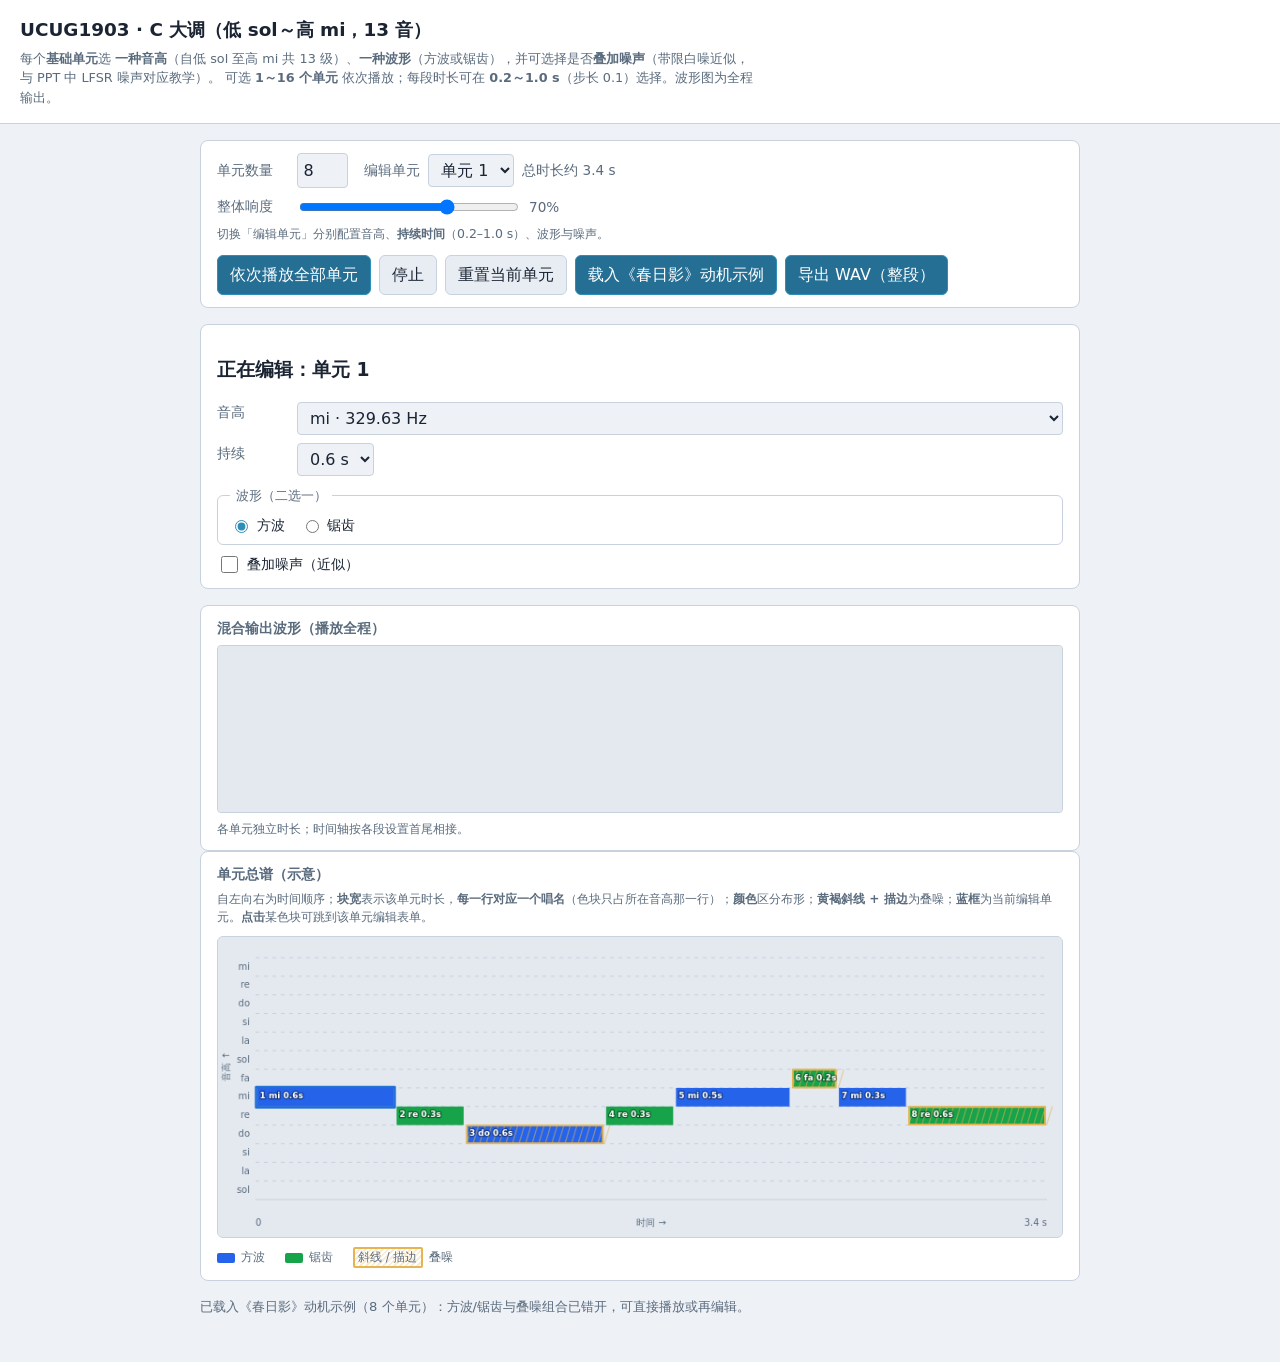
<file: web/index.html>
<!DOCTYPE html>
<html lang="zh-Hans">
<head>
  <meta charset="UTF-8" />
  <meta name="viewport" content="width=device-width, initial-scale=1" />
  <title>UCUG1903 — 多单元顺序播放</title>
  <link rel="stylesheet" href="style.css" />
</head>
<body>
  <header>
    <h1>UCUG1903 · C 大调（低 sol～高 mi，13 音）</h1>
    <p class="sub">
      每个<strong>基础单元</strong>选 <strong>一种音高</strong>（自低 sol 至高 mi 共 13 级）、<strong>一种波形</strong>（方波或锯齿），并可选择是否<strong>叠加噪声</strong>（带限白噪近似，与 PPT 中 LFSR 噪声对应教学）。
      可选 <strong>1～16 个单元</strong> 依次播放；每段时长可在 <strong>0.2～1.0 s</strong>（步长 0.1）选择。波形图为全程输出。
    </p>
  </header>

  <main>
    <section class="controls panel">
      <div class="field-row">
        <label class="field-label" for="unitCount">单元数量</label>
        <input type="number" id="unitCount" min="1" max="16" value="8" step="1" />
        <label class="field-label tight" for="unitEdit">编辑单元</label>
        <select id="unitEdit" aria-label="选择要编辑的单元"></select>
        <span class="field-suffix" id="totalDur"></span>
      </div>
      <div class="field-row">
        <label class="field-label" for="amp">整体响度</label>
        <input type="range" id="amp" min="5" max="100" value="70" />
        <span id="ampVal" class="field-suffix">70%</span>
      </div>
      <p class="hint">
        切换「编辑单元」分别配置音高、<strong>持续时间</strong>（0.2–1.0 s）、波形与噪声。
      </p>
      <div class="toolbar-row">
        <button type="button" id="btnPlay" class="primary">依次播放全部单元</button>
        <button type="button" id="btnStop">停止</button>
        <button type="button" id="btnClear">重置当前单元</button>
        <button type="button" id="btnHaruhikage" class="secondary">载入《春日影》动机示例</button>
        <button type="button" id="btnExportWav" class="secondary">导出 WAV（整段）</button>
      </div>
    </section>

    <div class="panel edit-simple">
      <h3 class="panel-title" id="editTitle">正在编辑：单元 1</h3>
      <div class="field-row align-top">
        <label class="field-label" for="pitchSelect">音高</label>
        <select id="pitchSelect" aria-label="唱名"></select>
      </div>
      <div class="field-row align-top">
        <label class="field-label" for="durSelect">持续</label>
        <select id="durSelect" aria-label="持续时间秒"></select>
      </div>
      <fieldset class="wave-pick">
        <legend>波形（二选一）</legend>
        <div class="radio-row">
          <label><input type="radio" name="wave" value="square" checked /> 方波</label>
          <label><input type="radio" name="wave" value="sawtooth" /> 锯齿</label>
        </div>
      </fieldset>
      <div class="field-row noise-row">
        <label class="noise-check-label">
          <input type="checkbox" id="chkNoise" />
          叠加噪声（近似）
        </label>
      </div>
    </div>

    <div class="wave-panel panel">
      <h2>混合输出波形（播放全程）</h2>
      <canvas id="waveCanvas" width="900" height="168"></canvas>
      <p class="note">各单元独立时长；时间轴按各段设置首尾相接。</p>
    </div>

    <div class="panel score-panel">
      <h2 class="score-title">单元总谱（示意）</h2>
      <p class="score-hint">
        自左向右为时间顺序；<strong>块宽</strong>表示该单元时长，<strong>每一行对应一个唱名</strong>（色块只占所在音高那一行）；<strong>颜色</strong>区分布形；<strong>黄褐斜线 + 描边</strong>为叠噪；<strong>蓝框</strong>为当前编辑单元。<strong>点击</strong>某色块可跳到该单元编辑表单。
      </p>
      <canvas id="scoreCanvas" width="900" height="320"></canvas>
      <ul class="score-legend" aria-label="图例">
        <li><span class="lg swatch sq"></span>方波</li>
        <li><span class="lg swatch saw"></span>锯齿</li>
        <li><span class="lg noise-legend">斜线 / 描边</span>叠噪</li>
      </ul>
    </div>

    <p id="status" class="status"></p>
  </main>

  <script src="song-schema.js"></script>
  <script src="audio-engine.js"></script>
  <script src="app.js"></script>
</body>
</html>
</file>
<file: web/style.css>
:root {
  --bg: #eef1f6;
  --panel: #ffffff;
  --border: #c8d2de;
  --text: #1a2433;
  --muted: #5a6b7d;
  --accent: #2d8eb8;
  --accent-dim: #256f94;
  --btn-ghost: #e8edf3;
  --canvas-bg: #e4e9f0;
}

* {
  box-sizing: border-box;
}

body {
  margin: 0;
  font-family: "Segoe UI", system-ui, sans-serif;
  background: var(--bg);
  color: var(--text);
  line-height: 1.5;
  min-height: 100vh;
}

header {
  padding: 1rem 1.25rem;
  border-bottom: 1px solid var(--border);
  background: var(--panel);
}

header h1 {
  margin: 0 0 0.35rem;
  font-size: 1.15rem;
  font-weight: 600;
}

header .sub {
  margin: 0;
  font-size: 0.8rem;
  color: var(--muted);
  max-width: 46rem;
}

main {
  padding: 1rem 1.25rem 2rem;
  max-width: 920px;
  margin: 0 auto;
}

.panel {
  background: var(--panel);
  border: 1px solid var(--border);
  border-radius: 8px;
  padding: 0.75rem 1rem;
  margin-bottom: 1rem;
}

.field-row {
  display: flex;
  flex-wrap: wrap;
  align-items: center;
  gap: 0.5rem;
  margin-bottom: 0.5rem;
}

.field-label {
  min-width: 4.5rem;
  font-size: 0.88rem;
  color: var(--muted);
}

.field-label.tight {
  min-width: auto;
  margin-left: 0.5rem;
}

.field-row input[type="number"] {
  width: 3.2rem;
  font: inherit;
  padding: 0.3rem 0.35rem;
  border: 1px solid var(--border);
  border-radius: 4px;
  background: var(--bg);
  color: var(--text);
}

.field-row select {
  font: inherit;
  padding: 0.3rem 0.5rem;
  border-radius: 4px;
  border: 1px solid var(--border);
  background: var(--bg);
  color: var(--text);
}

.field-row input[type="range"] {
  flex: 1;
  min-width: 120px;
  max-width: 220px;
}

.field-suffix {
  font-size: 0.85rem;
  color: var(--muted);
  min-width: 2.5rem;
}

.hint {
  margin: 0 0 0.65rem;
  font-size: 0.78rem;
  color: var(--muted);
}

.toolbar-row {
  display: flex;
  flex-wrap: wrap;
  gap: 0.5rem;
  align-items: center;
}

button {
  font: inherit;
  cursor: pointer;
  border: 1px solid var(--border);
  background: var(--btn-ghost);
  color: var(--text);
  padding: 0.45rem 0.75rem;
  border-radius: 6px;
}

button:hover {
  border-color: var(--accent);
  background: #dde6ef;
}

button.primary {
  background: var(--accent-dim);
  border-color: var(--accent);
  color: #fff;
}

button.primary:hover {
  background: var(--accent);
}

button.secondary {
  background: var(--accent-dim);
  border-color: var(--accent);
  color: #fff;
}

.field-row.align-top {
  align-items: flex-start;
}

.edit-simple {
  background: var(--panel);
  border: 1px solid var(--border);
  border-radius: 8px;
  padding: 0.75rem 1rem;
  margin-bottom: 1rem;
}

.edit-simple #pitchSelect {
  flex: 1;
  min-width: 12rem;
  max-width: 100%;
}

.wave-pick {
  margin: 0.65rem 0 0;
  padding: 0.55rem 0.75rem;
  border: 1px solid var(--border);
  border-radius: 6px;
}

.wave-pick legend {
  padding: 0 0.35rem;
  font-size: 0.82rem;
  color: var(--muted);
}

.radio-row {
  display: flex;
  flex-wrap: wrap;
  gap: 1rem;
}

.radio-row label {
  font-size: 0.88rem;
  cursor: pointer;
  display: inline-flex;
  align-items: center;
  gap: 0.35rem;
}

.radio-row input {
  accent-color: var(--accent);
}

.noise-row {
  margin: 0.5rem 0 0;
}

.noise-check-label {
  font-size: 0.88rem;
  cursor: pointer;
  display: inline-flex;
  align-items: center;
  gap: 0.4rem;
  color: var(--text);
}

.noise-check-label input {
  accent-color: var(--accent);
  width: 1.05rem;
  height: 1.05rem;
}

.wave-panel {  margin-bottom: 0;
}

.wave-panel h2 {
  margin: 0 0 0.4rem;
  font-size: 0.85rem;
  font-weight: 600;
  color: var(--muted);
}

#waveCanvas {
  display: block;
  width: 100%;
  height: 168px;
  background: var(--canvas-bg);
  border-radius: 4px;
  border: 1px solid var(--border);
}

.note {
  margin: 0.45rem 0 0;
  font-size: 0.75rem;
  color: var(--muted);
}

.status {
  margin-top: 0.65rem;
  font-size: 0.82rem;
  color: var(--muted);
}

.status.err {
  color: #b42318;
}

/* —— 单元总谱 —— */
.score-title {
  margin: 0 0 0.35rem;
  font-size: 0.9rem;
  font-weight: 600;
  color: var(--muted);
}

.score-hint {
  margin: 0 0 0.6rem;
  font-size: 0.76rem;
  color: var(--muted);
  line-height: 1.45;
}

#scoreCanvas {
  display: block;
  width: 100%;
  max-width: 900px;
  height: auto;
  background: var(--canvas-bg);
  border-radius: 6px;
  border: 1px solid var(--border);
  cursor: default;
  touch-action: manipulation;
}

.score-legend {
  display: flex;
  flex-wrap: wrap;
  gap: 0.75rem 1.25rem;
  margin: 0.55rem 0 0;
  padding: 0;
  list-style: none;
  font-size: 0.78rem;
  color: var(--muted);
}

.score-legend li {
  display: inline-flex;
  align-items: center;
  gap: 0.4rem;
}

.lg.swatch {
  display: inline-block;
  width: 1.1rem;
  height: 0.65rem;
  border-radius: 2px;
}

.lg.swatch.sq {
  background: #2563eb;
}

.lg.swatch.saw {
  background: #16a34a;
}

.lg.noise-legend {
  padding: 0 0.2rem;
  border: 2px solid #e6b450;
  border-radius: 2px;
  background: repeating-linear-gradient(
    -45deg,
    transparent,
    transparent 2px,
    rgba(230, 180, 80, 0.25) 2px,
    rgba(230, 180, 80, 0.25) 4px
  );
  font-size: 0.72rem;
}
</file>
